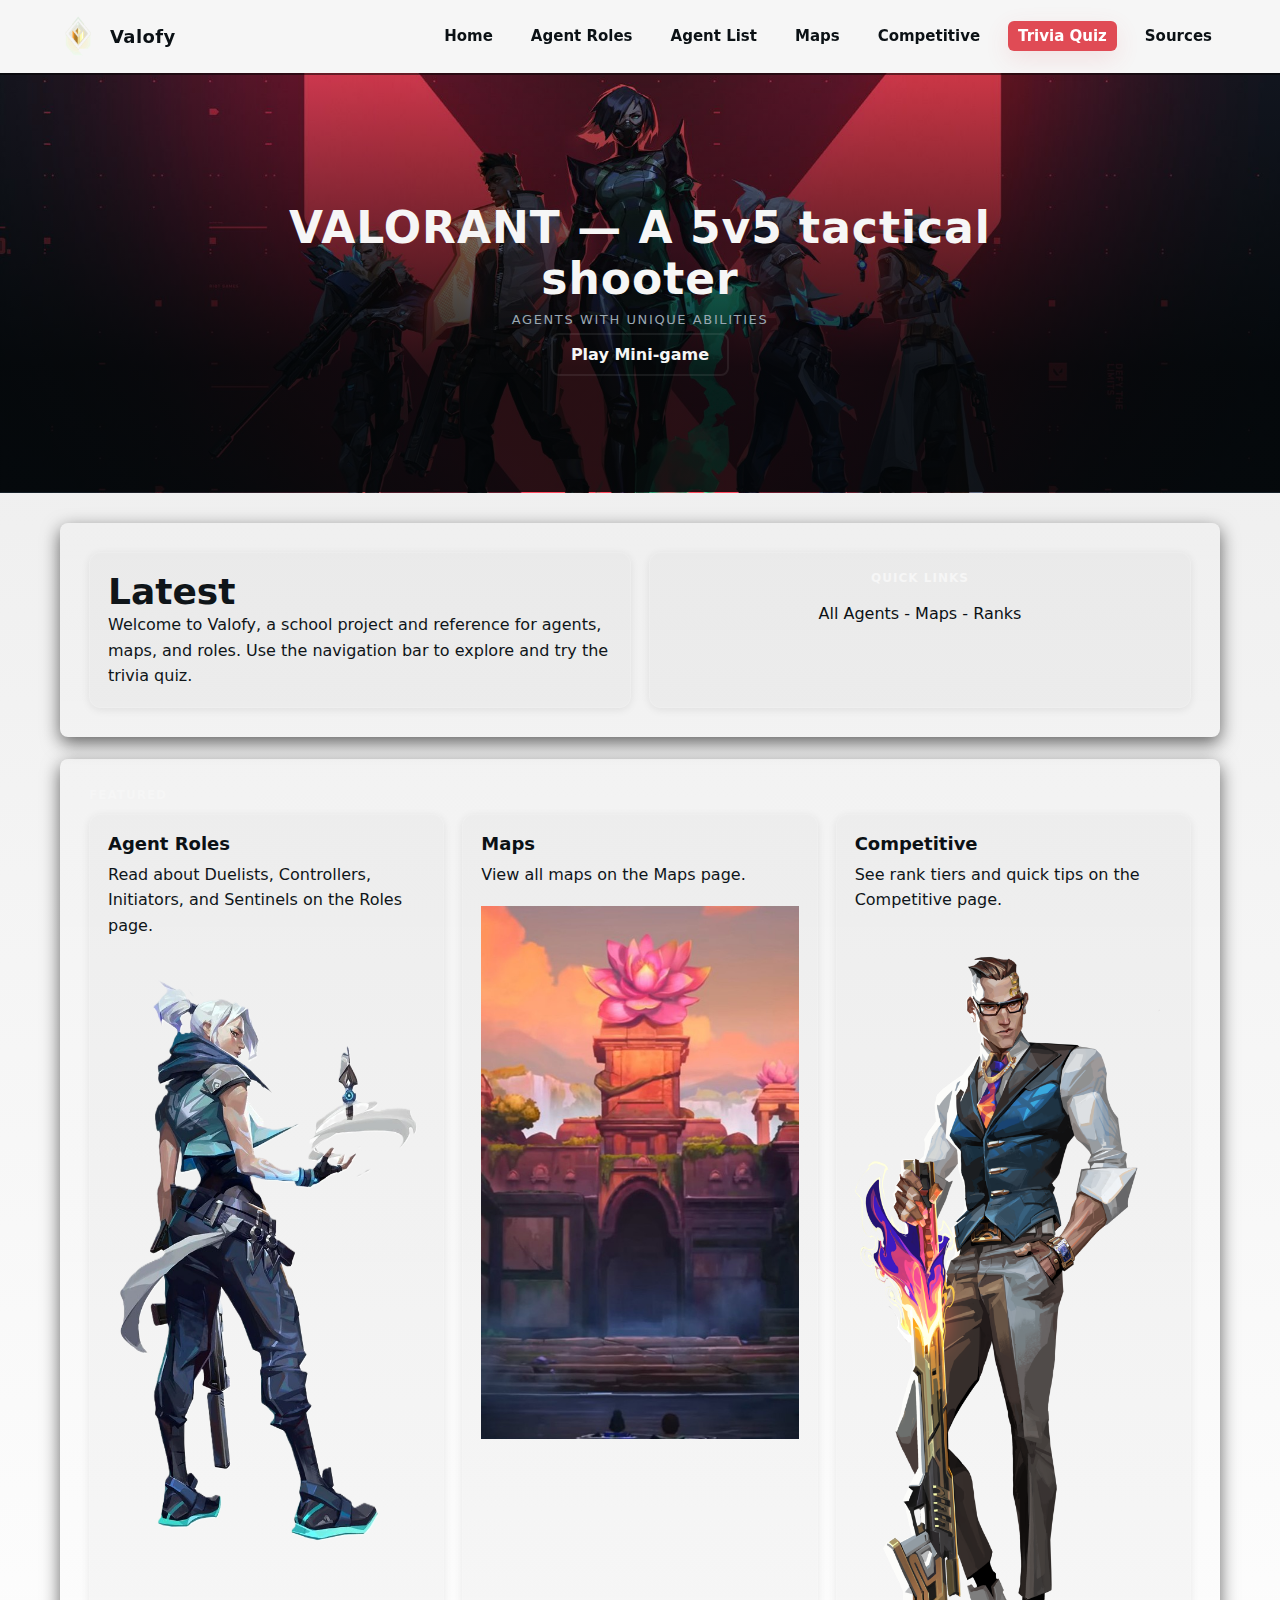
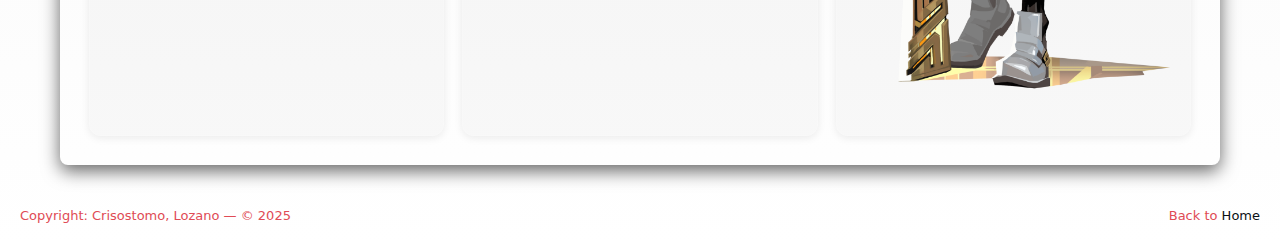
<file: public/index.html>
<!doctype html>
<html lang="en">
<head>
  <meta charset="utf-8" />
  <meta name="viewport" content="width=device-width,initial-scale=1" />
  <meta name="description" content="Valofy — school project and reference site inspired by Valorant. Agents, maps, roles, ranks and a trivia mini-game." />
  <meta name="keywords" content="Valorant, agents, maps, roles, ranks, quiz, fan site" />
  <meta name="author" content="Imanuel Crisostomo, Martin Jayrald Lozano" />
  <meta name="theme-color" content="#0b1115" />

  <title>Valofy — Home</title>

  <!-- Favicon -->
  <link rel="icon" type="image/png" href="/assets/Logo.png">

  <!-- External CSS -->
  <link rel="stylesheet" href="styles.css">
  <!-- External JS (mobile nav helper; quiz included here but only used on mini-game page) -->
  <script defer src="script.js"></script>
</head>
<body>
  <!-- Header & Navigation bar -->
  <header class="header">
    <div class="header-inner container">
      <div class="brand">
        <img src="/assets/Logo.png" alt="Valofy logo" width="40" height="40">
        <h1>Valofy</h1>
      </div>

      <!-- Navigation links -->
      <nav id="mainnav" class="nav" aria-label="Main navigation">
        <a href="index.html">Home</a>
        <a href="roles.html">Agent Roles</a>
        <a href="agents.html">Agent List</a>
        <a href="maps.html">Maps</a>
        <a href="competitive.html">Competitive</a>
        <a href="mini-game.html" class="js">Trivia Quiz</a>
        <a href="sources.html">Sources</a>
      </nav>
    </div>
  </header>

  <!-- intro to home page -->
  <main>
    <section class="hero" style="background-image:url('/assets/Valorant.jpg');">
      <div class="hero-inner">
        <h2>VALORANT — A 5v5 tactical shooter</h2>
        <p class="kicker">Agents with unique abilities</p>
        <a class="play-btn" href="mini-game.html">Play Mini-game</a>
      </div>
    </section>

    <div class="container">
      <section class="panel">
        <div class="grid-index">
          <div>
            <h3 class="large-title">Latest</h3>
            <p class="lead">Welcome to Valofy, a school project and reference for agents, maps, and roles. Use the navigation bar to explore and try the trivia quiz.</p>
          </div>
          <div class="center">
            <h3 class="kicker">Quick Links</h3>
            <br>
            <p><a href="agents.html"> All Agents  </a>
            <a href="maps.html">- Maps </a>
            <a href="competitive.html">- Ranks</a></p>
          </div>
        </div>
      </section>

      <section class="panel">
        <h3 class="kicker">Featured</h3>
        <div class="grid-index" style="margin-top:12px;">
          <div class="card">
            <h3>Agent Roles</h3>
                <p class="lead">Read about Duelists, Controllers, Initiators, and Sentinels on the Roles page.</p><br>
                <a href="/assets/Jett.png"><img src="/assets/Jett.png"></a>
            </div>
          <div class="card">
            <h3>Maps</h3>
                <p class="lead">View all maps on the Maps page.</p><br>
                <a href="/assets/Lotus.jpg"><img src="/assets/Lotus.jpg"></a>
            </div>
          <div class="card"><h3>Competitive</h3>
                <p class="lead">See rank tiers and quick tips on the Competitive page.</p><br>
                <a href="/assets/chamber.png"><img src="/assets/chamber.png"></a>
        </div>
      </section>
    </div>
  </main>

  <!-- footer with link leading back to home page  -->
  <footer class="footer">
    <div class="small">Copyright: Crisostomo, Lozano — &copy 2025</div>
    <div class="citation">
        <div class="small">Back to <a href="index.html">Home</a></div>
    </div>
  </footer>
</body>
</html>
</file>
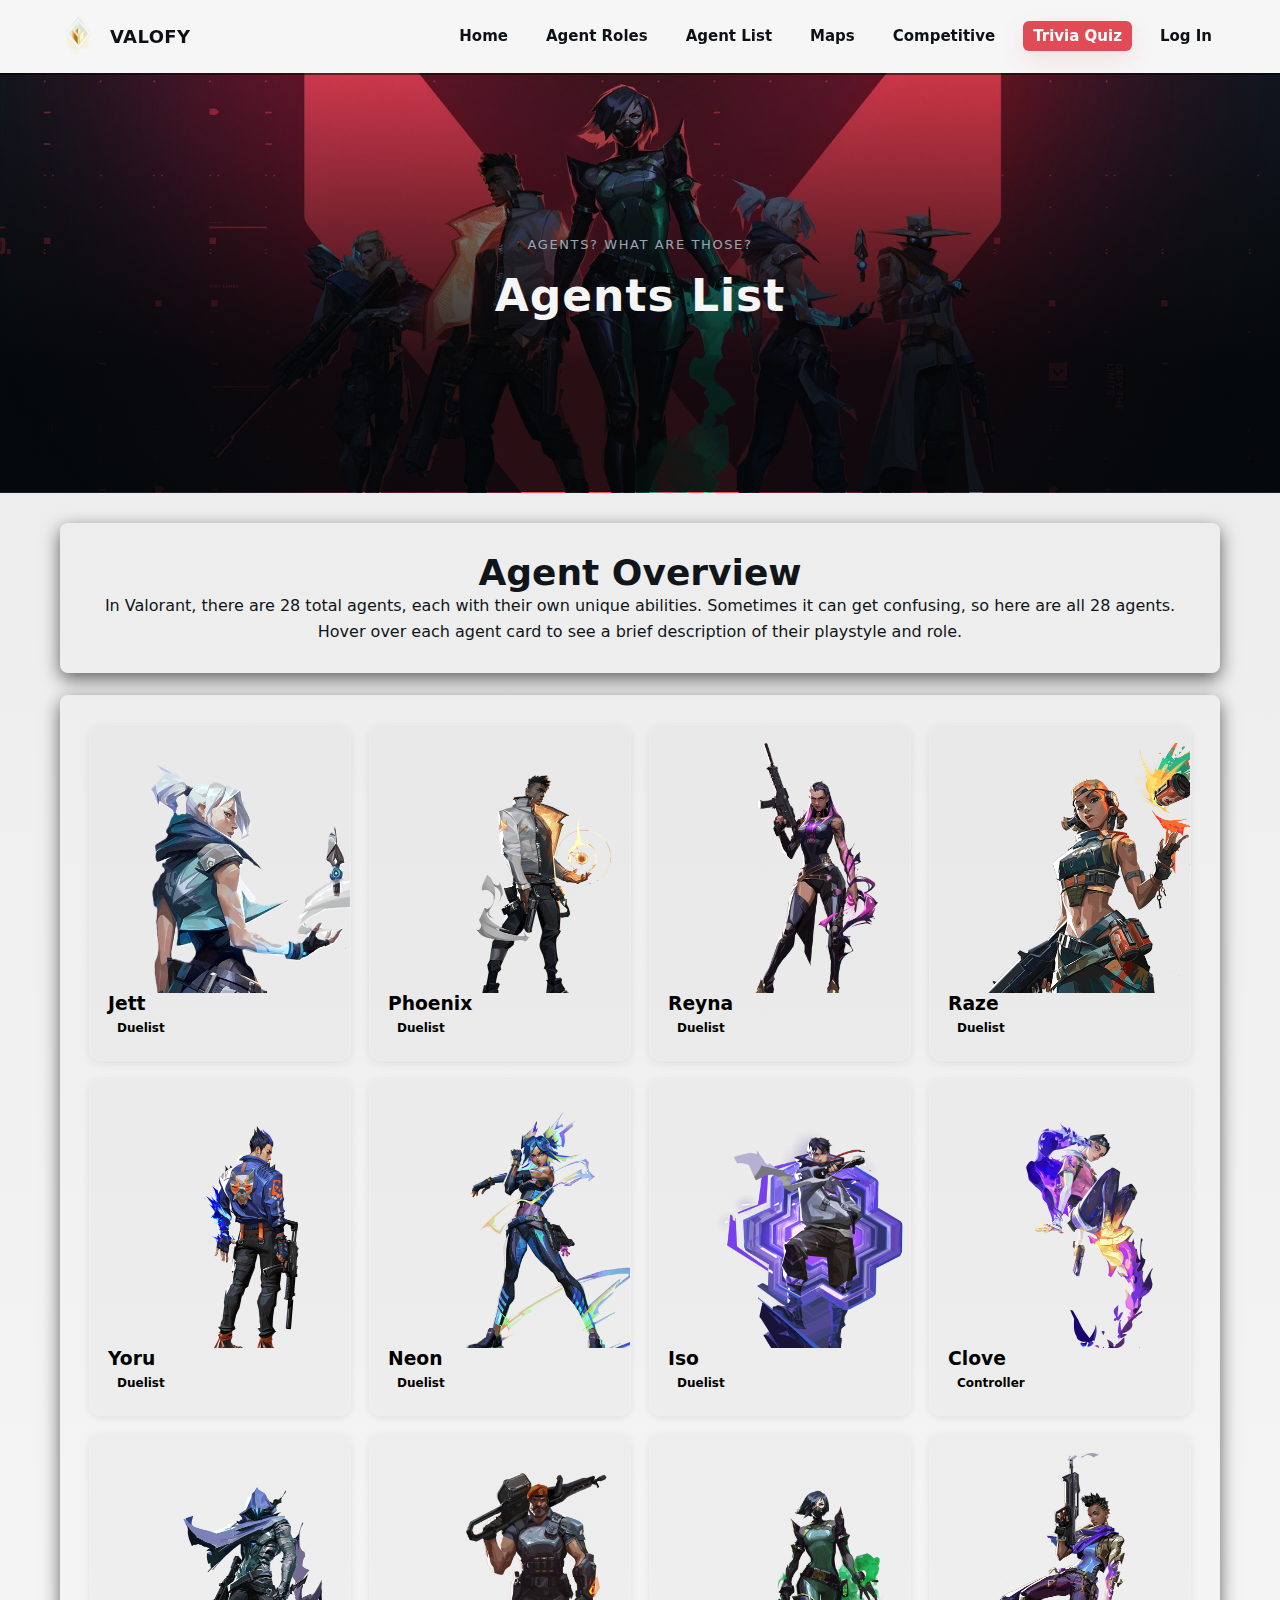
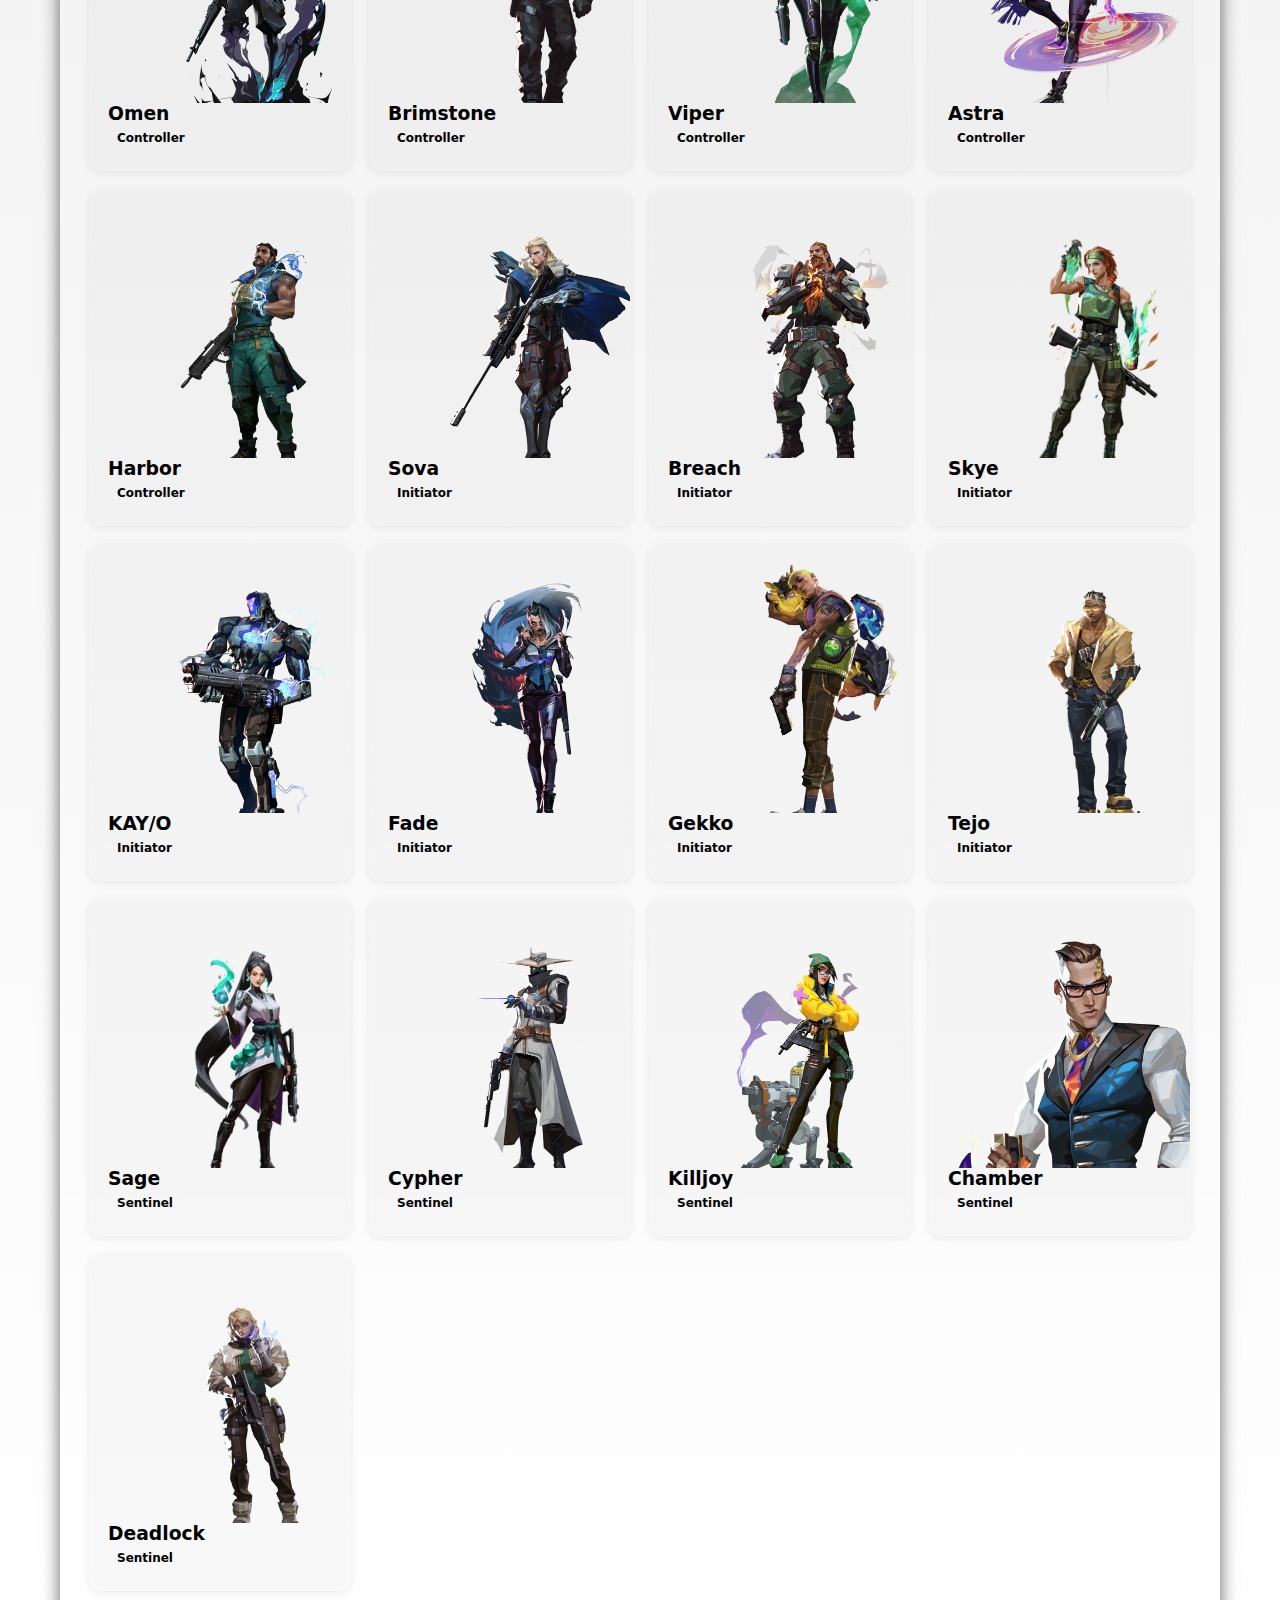
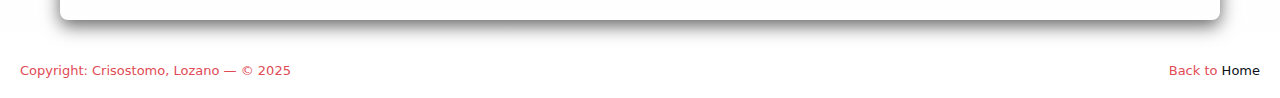
<file: public/agents.html>
<!DOCTYPE html>
<html lang="en">
<head>
  <!-- Required meta tags -->
  <meta charset="UTF-8">
  <meta name="viewport" content="width=device-width, initial-scale=1.0">
  <meta name="description" content="Complete list of all 28 VALORANT agents categorized by role.">

  <title>Valofy — Agents</title>

  <!-- Favicon -->
  <link rel="icon" type="image/png" href="assets/Logo.png">

  <!-- External stylesheet -->
  <link rel="stylesheet" href="styles.css">
</head>

<body>

  <!-- Header / Navigation -->
  <header class="header">
    <div class="header-inner container">
      <div class="brand">
        <img src="assets/Logo.png" alt="Valofy logo" width="40" height="40">
        <h1>VALOFY</h1>
      </div>

      <!-- Navigation links -->
      <nav id="mainnav" class="nav" aria-label="Main navigation">
        <a href="index.html">Home</a>
        <a href="roles.html">Agent Roles</a>
        <a href="agents.html">Agent List</a>
        <a href="maps.html">Maps</a>
        <a href="competitive.html">Competitive</a>
        <a href="mini-game.html" class="js">Trivia Quiz</a>
        <a href="login.html">Log In</a>
      </nav>
    </div>
  </header>


  <!-- Hero Section -->
  <section class="hero" style="background-image: url('assets/Valorant.jpg');">
    <div class="hero-inner">
      <p class="kicker">Agents? What are those?</p>
      <h2>Agents List</h2>   
    </div>
  </section>

  <!-- Main Content -->
  <main class="container">

    <div class="panel">
      <h3 class="large-title center">Agent Overview</h3>
      <p class="lead center">
        In Valorant, there are 28 total agents, each with their own unique abilities. 
        Sometimes it can get confusing, so here are all 28 agents. Hover over each agent card to see a brief description of their playstyle and role.
      </p>
    </div>

    <!-- agent grid -->
    <div class="panel">
      <div class="grid-index">

        <!-- agent cards -->
        <div class="card2">
          <div class="img-wrapper">
            <img src="assets/Jett.png" alt="Jett">
          </div>
          <h3>Jett</h3>
          <span class="role-badge">Duelist</span>
          <p class="small">
            Agile fighter who excels at entry fragging using speed and vertical mobility.
          </p>
        </div>

        <div class="card2">
  <div class="img-wrapper">
    <img src="assets/Phoenix.png" alt="Phoenix">
  </div>
  <h3>Phoenix</h3>
  <span class="role-badge">Duelist</span>
  <p class="small">
    Self-sustaining duelist who uses fire abilities to heal himself and control fights.
  </p>
</div>

<div class="card2">
  <div class="img-wrapper">
    <img src="assets/Reyna.png" alt="Reyna">
  </div>
  <h3>Reyna</h3>
  <span class="role-badge">Duelist</span>
  <p class="small">
    Aggressive snowball duelist who thrives on eliminations to power her abilities.
  </p>
</div>

<div class="card2">
  <div class="img-wrapper">
    <img src="assets/Raze.png" alt="Raze">
  </div>
  <h3>Raze</h3>
  <span class="role-badge">Duelist</span>
  <p class="small">
    Explosive duelist specializing in area damage and chaotic entry plays.
  </p>
</div>

<div class="card2">
  <div class="img-wrapper">
    <img src="assets/Yoru.png" alt="Yoru">
  </div>
  <h3>Yoru</h3>
  <span class="role-badge">Duelist</span>
  <p class="small">
    Stealthy duelist who uses deception and teleportation to outplay enemies.
  </p>
</div>

<div class="card2">
  <div class="img-wrapper">
    <img src="assets/Neon.png" alt="Neon">
  </div>
  <h3>Neon</h3>
  <span class="role-badge">Duelist</span>
  <p class="small">
    High-speed duelist who overwhelms opponents with lightning-fast movement.
  </p>
</div>

<div class="card2">
  <div class="img-wrapper">
    <img src="assets/Iso.png" alt="Iso">
  </div>
  <h3>Iso</h3>
  <span class="role-badge">Duelist</span>
  <p class="small">
    Precision duelist who isolates enemies and thrives in controlled duels.
  </p>
</div>

<div class="card2">
  <div class="img-wrapper">
    <img src="assets/Clove.png" alt="Clove">
  </div>
  <h3>Clove</h3>
  <span class="role-badge">Controller</span>
  <p class="small">
    Aggressive controller who can continue supporting the team even after being eliminated.
  </p>
</div>

<div class="card2">
  <div class="img-wrapper">
    <img src="assets/Omen.png" alt="Omen">
  </div>
  <h3>Omen</h3>
  <span class="role-badge">Controller</span>
  <p class="small">
    Tactical smoker capable of teleporting and blocking enemy vision.
  </p>
</div>

<div class="card2">
  <div class="img-wrapper">
    <img src="assets/Brimstone.png" alt="Brimstone">
  </div>
  <h3>Brimstone</h3>
  <span class="role-badge">Controller</span>
  <p class="small">
    Strategic controller who uses orbital smokes and area denial tools.
  </p>
</div>

<div class="card2">
  <div class="img-wrapper">
    <img src="assets/Viper.png" alt="Viper">
  </div>
  <h3>Viper</h3>
  <span class="role-badge">Controller</span>
  <p class="small">
    Toxic controller who dominates areas with poison-based utility.
  </p>
</div>

<div class="card2">
  <div class="img-wrapper">
    <img src="assets/Astra.png" alt="Astra">
  </div>
  <h3>Astra</h3>
  <span class="role-badge">Controller</span>
  <p class="small">
    Cosmic controller who manipulates the battlefield using global star placements.
  </p>
</div>

<div class="card2">
  <div class="img-wrapper">
    <img src="assets/Harbor.png" alt="Harbor">
  </div>
  <h3>Harbor</h3>
  <span class="role-badge">Controller</span>
  <p class="small">
    Water-based controller who blocks sightlines with flowing barriers.
  </p>
</div>

<div class="card2">
  <div class="img-wrapper">
    <img src="assets/Sova.png" alt="Sova">
  </div>
  <h3>Sova</h3>
  <span class="role-badge">Initiator</span>
  <p class="small">
    Recon specialist who gathers intel using scouting tools and tracking arrows.
  </p>
</div>

<div class="card2">
  <div class="img-wrapper">
    <img src="assets/Breach.png" alt="Breach">
  </div>
  <h3>Breach</h3>
  <span class="role-badge">Initiator</span>
  <p class="small">
    Aggressive initiator who disrupts enemies with powerful concussive blasts.
  </p>
</div>

<div class="card2">
  <div class="img-wrapper">
    <img src="assets/Skye.png" alt="Skye">
  </div>
  <h3>Skye</h3>
  <span class="role-badge">Initiator</span>
  <p class="small">
    Support initiator who uses wildlife abilities to gather intel and heal teammates.
  </p>
</div>

<div class="card2">
  <div class="img-wrapper">
    <img src="assets/KAYO.png" alt="KAY/O">
  </div>
  <h3>KAY/O</h3>
  <span class="role-badge">Initiator</span>
  <p class="small">
    Suppression-based initiator who disables enemy abilities.
  </p>
</div>

<div class="card2">
  <div class="img-wrapper">
    <img src="assets/Fade.png" alt="Fade">
  </div>
  <h3>Fade</h3>
  <span class="role-badge">Initiator</span>
  <p class="small">
    Fear-based initiator who tracks and hunts enemies using nightmare abilities.
  </p>
</div>

<div class="card2">
  <div class="img-wrapper">
    <img src="assets/Gekko.png" alt="Gekko">
  </div>
  <h3>Gekko</h3>
  <span class="role-badge">Initiator</span>
  <p class="small">
    Creature-controlling initiator who deploys companions for utility and disruption.
  </p>
</div>

<div class="card2">
  <div class="img-wrapper">
    <img src="assets/Tejo.png" alt="Tejo">
  </div>
  <h3>Tejo</h3>
  <span class="role-badge">Initiator</span>
  <p class="small">
    Tactical initiator who uses advanced tech to reveal and pressure opponents.
  </p>
</div>

<div class="card2">
  <div class="img-wrapper">
    <img src="assets/Sage.png" alt="Sage">
  </div>
  <h3>Sage</h3>
  <span class="role-badge">Sentinel</span>
  <p class="small">
    Defensive support agent capable of healing and reviving teammates.
  </p>
</div>

<div class="card2">
  <div class="img-wrapper">
    <img src="assets/Cypher.png" alt="Cypher">
  </div>
  <h3>Cypher</h3>
  <span class="role-badge">Sentinel</span>
  <p class="small">
    Surveillance sentinel who locks down sites with traps and cameras.
  </p>
</div>

<div class="card2">
  <div class="img-wrapper">
    <img src="assets/Killjoy.png" alt="Killjoy">
  </div>
  <h3>Killjoy</h3>
  <span class="role-badge">Sentinel</span>
  <p class="small">
    Tech-savvy sentinel who defends areas using automated gadgets.
  </p>
</div>

<div class="card2">
  <div class="img-wrapper">
    <img src="assets/chamber.png" alt="Chamber">
  </div>
  <h3>Chamber</h3>
  <span class="role-badge">Sentinel</span>
  <p class="small">
    Weapon-focused sentinel who excels at precision and map control.
  </p>
</div>

<div class="card2">
  <div class="img-wrapper">
    <img src="assets/Deadlock.png" alt="Deadlock">
  </div>
  <h3>Deadlock</h3>
  <span class="role-badge">Sentinel</span>
  <p class="small">
    Defensive sentinel who restricts enemy movement with high-tech barriers.
  </p>
</div>

      </div>
    </div>

  </main>

  <!-- Footer -->
  <footer class="footer">
    <div class="small">Copyright: Crisostomo, Lozano — &copy 2025</div>
    <div class="citation">
        <div class="small">Back to <a href="index.html">Home</a></div>
    </div>
  </footer>

</body>
</html>
</file>
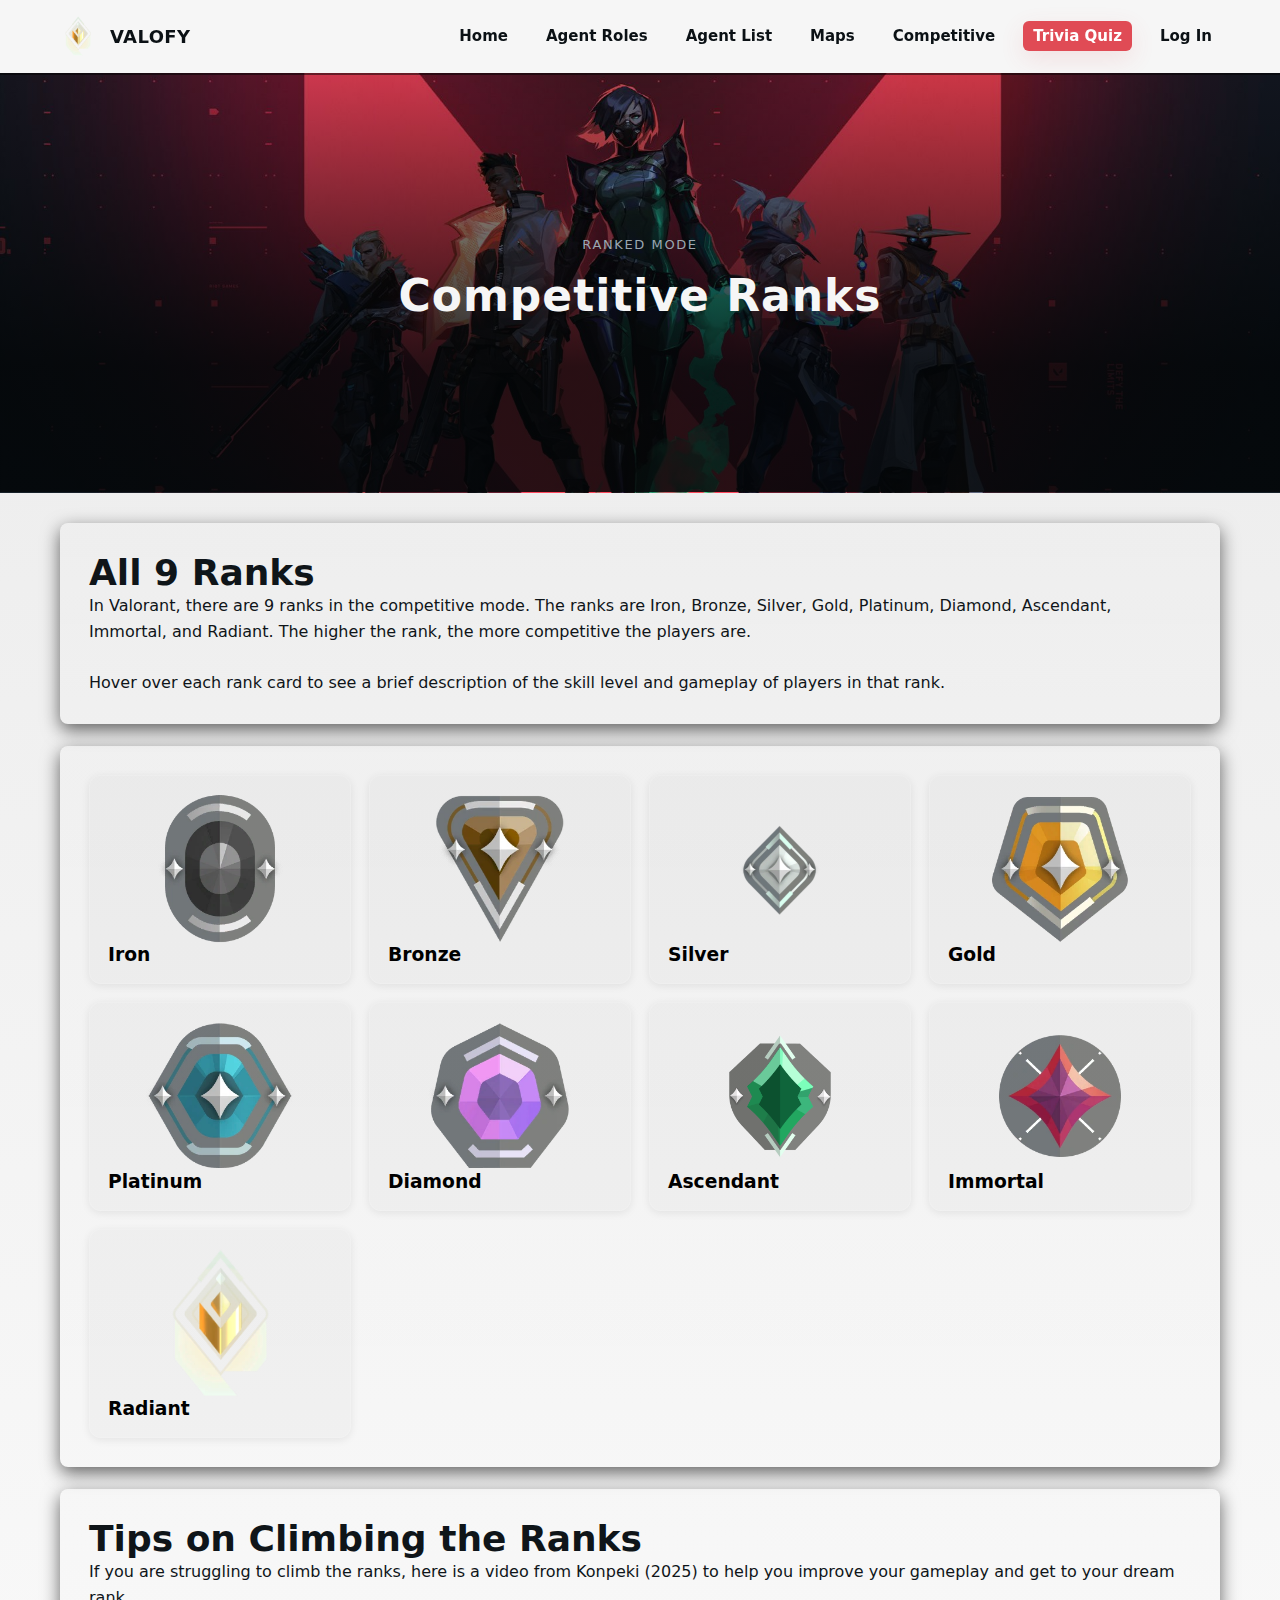
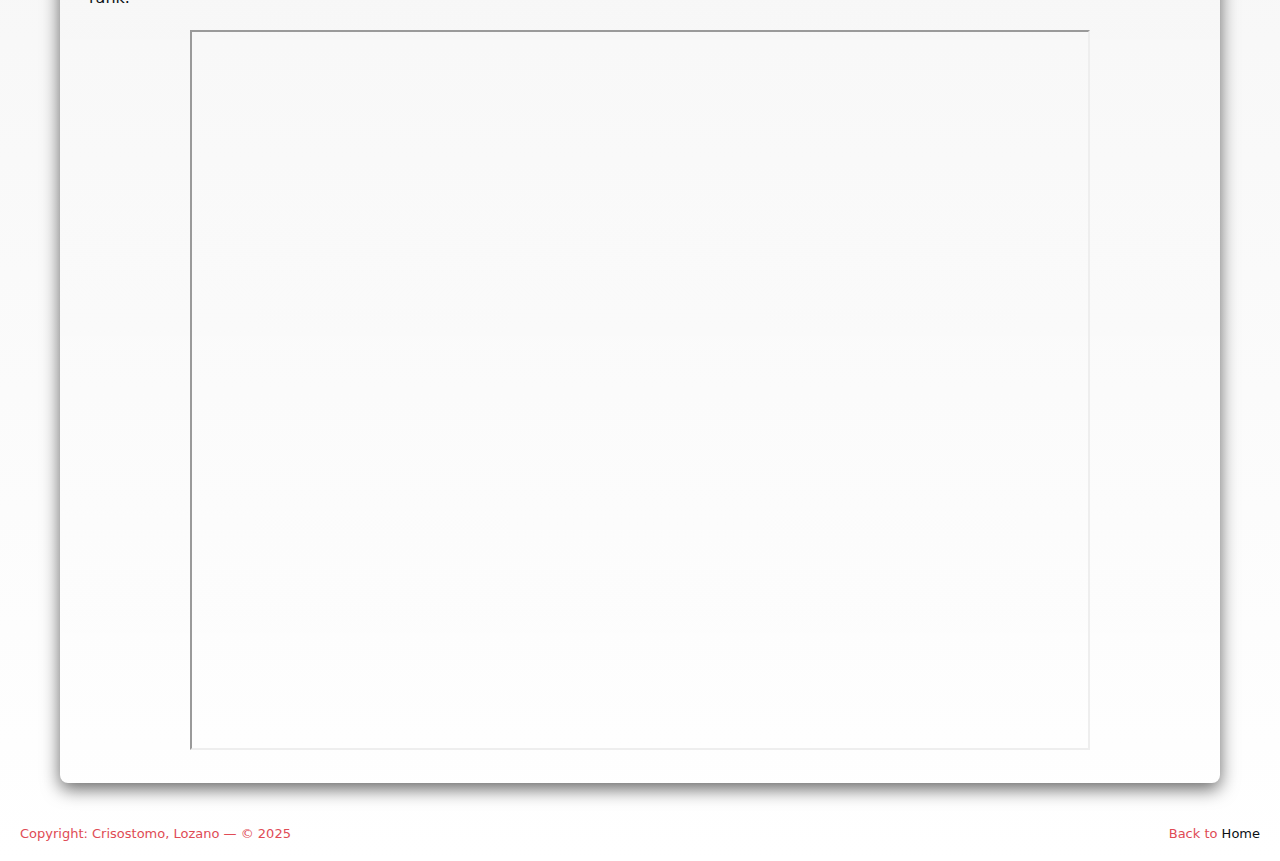
<file: public/competitive.html>
<!DOCTYPE html>
<html lang="en">
<head>
  <!-- Required meta tags -->
  <meta charset="UTF-8">
  <meta name="viewport" content="width=device-width, initial-scale=1.0">
  <meta name="description" content="VALORANT competitive ranks from Iron to Radiant.">

  <title>Valofy — Home</title>

  <!-- Favicon -->
  <link rel="icon" type="image/png" href="assets/Logo.png">

  <!-- External stylesheet -->
  <link rel="stylesheet" href="styles.css">
</head>

<body>

  <!-- Header / Navigation -->
  <header class="header">
    <div class="header-inner container">
      <div class="brand">
        <img src="assets/Logo.png" alt="Valofy logo" width="40" height="40">
        <h1>VALOFY</h1>
      </div>

      <!-- Navigation links -->
      <nav id="mainnav" class="nav" aria-label="Main navigation">
        <a href="index.html">Home</a>
        <a href="roles.html">Agent Roles</a>
        <a href="agents.html">Agent List</a>
        <a href="maps.html">Maps</a>
        <a href="competitive.html">Competitive</a>
        <a href="mini-game.html" class="js">Trivia Quiz</a>
        <a href="login.html">Log In</a>
      </nav>
    </div>
  </header>

  <!-- Ranks -->
  <section class="hero" style="background-image: url('assets/Valorant.jpg');">
    <div class="hero-inner">
      <p class="kicker">Ranked Mode</p>
      <h2>Competitive Ranks</h2>
    </div>
  </section>

  <main class="container">

    <div class="panel">
      <h3 class="large-title">All 9 Ranks</h3>
      <p class="lead">
        In Valorant, there are 9 ranks in the competitive mode. 
        The ranks are Iron, Bronze, Silver, Gold, Platinum, Diamond, Ascendant, Immortal, and Radiant. 
        The higher the rank, the more competitive the players are. <br><br>
        Hover over each rank card to see a brief description of the skill level and gameplay of players in that rank.
    </div>

    <div class="panel">
      <div class="grid-index">

<div class="card2">
  <div class="img-wrapper2">
    <img src="assets/Iron.webp" alt="Iron">
  </div>
  <h3>Iron</h3>
  <p class="small">
    Entry-level rank where players are still learning core mechanics and map fundamentals.
  </p>
</div>

<div class="card2">
  <div class="img-wrapper2">
    <img src="assets/Bronze.webp" alt="Bronze">
  </div>
  <h3>Bronze</h3>
  <p class="small">
    Players begin improving aim and basic teamwork but consistency is still developing.
  </p>
</div>

<div class="card2">
  <div class="img-wrapper2">
    <img src="assets/Silver.webp" alt="Silver">
  </div>
  <h3>Silver</h3>
  <p class="small">
    More structured gameplay with better aim and improved understanding of strategies.
  </p>
</div>

<div class="card2">
  <div class="img-wrapper2">
    <img src="assets/Gold.webp" alt="Gold">
  </div>
  <h3>Gold</h3>
  <p class="small">
    Solid mechanical skills and game sense, though decision-making can still be inconsistent.
  </p>
</div>

<div class="card2">
  <div class="img-wrapper2">
    <img src="assets/Platinum.webp" alt="Platinum">
  </div>
  <h3>Platinum</h3>
  <p class="small">
    Strong aim and teamwork with a deeper understanding of map control and utility usage.
  </p>
</div>

<div class="card2">
  <div class="img-wrapper2">
    <img src="assets/Diamond.webp" alt="Diamond">
  </div>
  <h3>Diamond</h3>
  <p class="small">
    Highly skilled players with refined mechanics, positioning, and coordinated strategies.
  </p>
</div>

<div class="card2">
  <div class="img-wrapper2">
    <img src="assets/Ascendant.png" alt="Ascendant">
  </div>
  <h3>Ascendant</h3>
  <p class="small">
    Advanced competitive tier bridging elite players and the highest levels of ranked play.
  </p>
</div>

<div class="card2">
  <div class="img-wrapper2">
    <img src="assets/Immortal.webp" alt="Immortal">
  </div>
  <h3>Immortal</h3>
  <p class="small">
    Top-tier players with exceptional mechanics, strong communication, and elite consistency.
  </p>
</div>

<div class="card2">
  <div class="img-wrapper2">
    <img src="assets/Radiant.webp" alt="Radiant">
  </div>
  <h3>Radiant</h3>
  <p class="small">
    The highest rank in VALORANT, reserved for the absolute best players in each region.
  </p>
</div>

      </div>
    </div>

    <div class="panel">
    <h3 class="large-title">Tips on Climbing the Ranks</h3>
      <p class="lead">
        If you are struggling to climb the ranks, here is a video from Konpeki (2025) to help you improve your gameplay and get to your dream rank.
      </p><br>

      <center><iframe width="900" height="720" src="https://www.youtube.com/embed/DY6EYg4AJCg"></iframe></center>

    </div>

  </main>



  <footer class="footer">
    <div class="small">Copyright: Crisostomo, Lozano — &copy 2025</div>
    <div class="citation">
        <div class="small">Back to <a href="index.html">Home</a></div>
    </div>
  </footer>

</body>
</html>
</file>
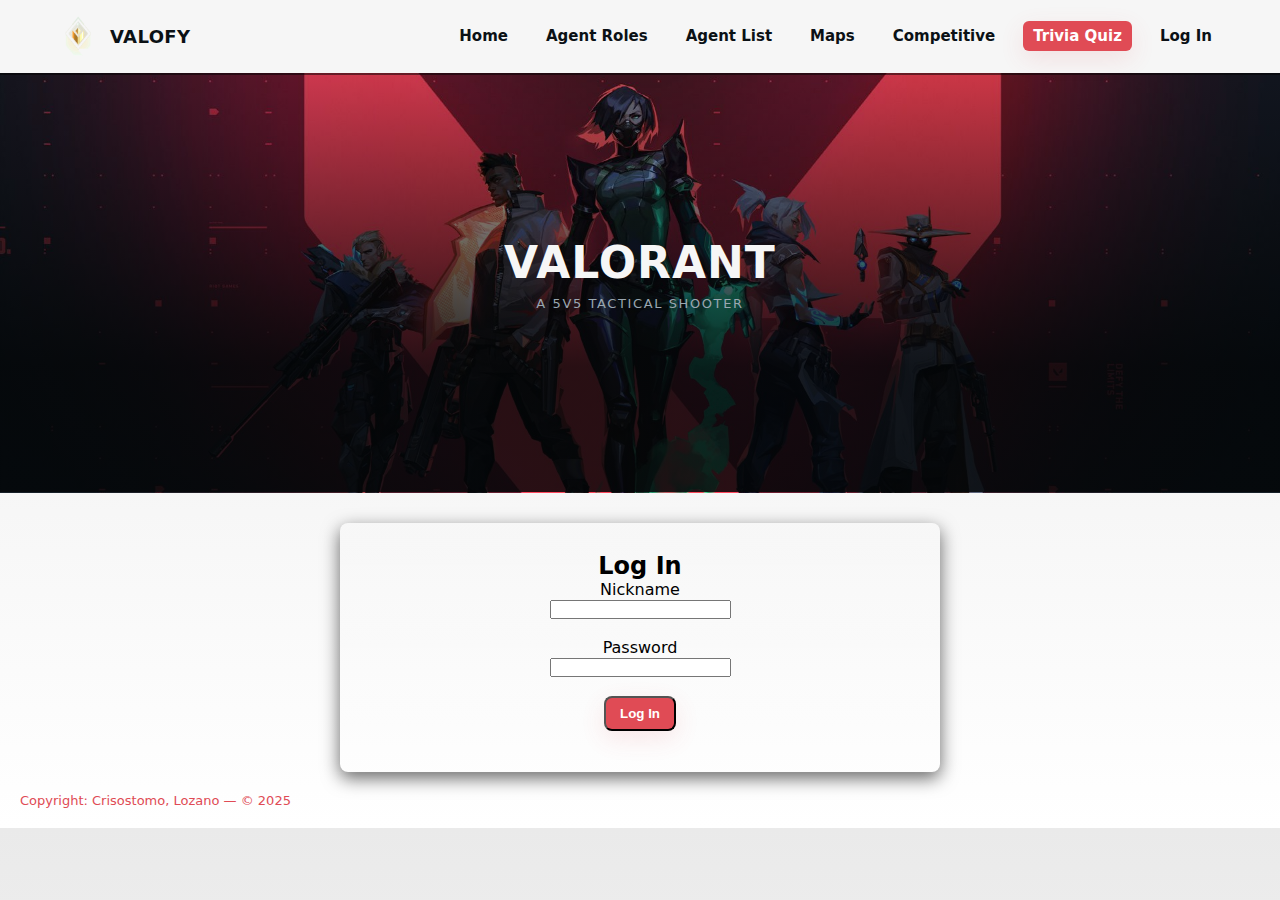
<file: public/login.html>
<!DOCTYPE html>
<html lang="en">
<head>
  <meta charset="UTF-8">
  <meta name="viewport" content="width=device-width, initial-scale=1.0">
  <meta name="description" content="Login to Valofy to personalize your experience.">
  <title>Valofy — Log In</title>

    <!-- Favicon -->
  <link rel="icon" type="image/png" href="assets/Logo.png">

  <!-- External CSS -->
  <link rel="stylesheet" href="styles.css">

</head>
<body>
  <header class="header">
    <div class="header-inner container">
      <div class="brand">
        <img src="assets/Logo.png" alt="Valofy logo" width="40" height="40">
        <h1>VALOFY</h1>
      </div>
      <nav class="nav" aria-label="Main navigation">
        <a href="index.html">Home</a>
        <a href="roles.html">Agent Roles</a>
        <a href="agents.html">Agent List</a>
        <a href="maps.html">Maps</a>
        <a href="competitive.html">Competitive</a>
        <a href="mini-game.html" class="js">Trivia Quiz</a>
        <a href="login.html">Log In</a>
      </nav>
    </div>
  </header>

  <main>
    <section class="hero" style="background-image:url('assets/Valorant.jpg');">
      <div class="hero-inner">
        <h2>VALORANT</h2>
        <p class="kicker">A 5v5 tactical shooter</p>
      </div>
    </section>

    <section class="container">
      <section class="panel" style="max-width:600px;margin:auto;text-align:center;">
        <h2 style="color: black;">Log In</h2>
        <form id="loginForm">
          <label for="nickname" style="color:black">Nickname</label><br>
          <input type="text" id="nickname" required style="color: gray;"><br><br>
          <label for="password" style="color:black">Password</label><br>
          <input type="password" id="password" required style="color: gray;"><br><br>
          <button type="submit" class="js" style="background:var(--accent)">Log In</button>
        </form>
        <div id="loginMessage" style="margin-top:12px;color:#f55;"></div>
      </section>
    </section>
  </main>

  <footer class="footer">
    <div class="small">Copyright: Crisostomo, Lozano — &copy 2025</div>
  </footer>

  <script>
    const form = document.getElementById('loginForm');
    const message = document.getElementById('loginMessage');

    form.addEventListener('submit', function(e){
      e.preventDefault();
      const nickname = document.getElementById('nickname').value.trim();
      const password = document.getElementById('password').value;

      if(nickname && password){
        // Save to localStorage
        localStorage.setItem('nickname', nickname);
        localStorage.setItem('password', password);
        message.style.color = 'lime';
        message.textContent = `Welcome, ${nickname}! Redirecting...`;
        setTimeout(()=>{ window.location.href = 'index.html'; }, 1000);
      } else {
        message.style.color = '#f55';
        message.textContent = 'Please fill in both fields.';
      }
    });
  </script>
</body>
</html>
</file>
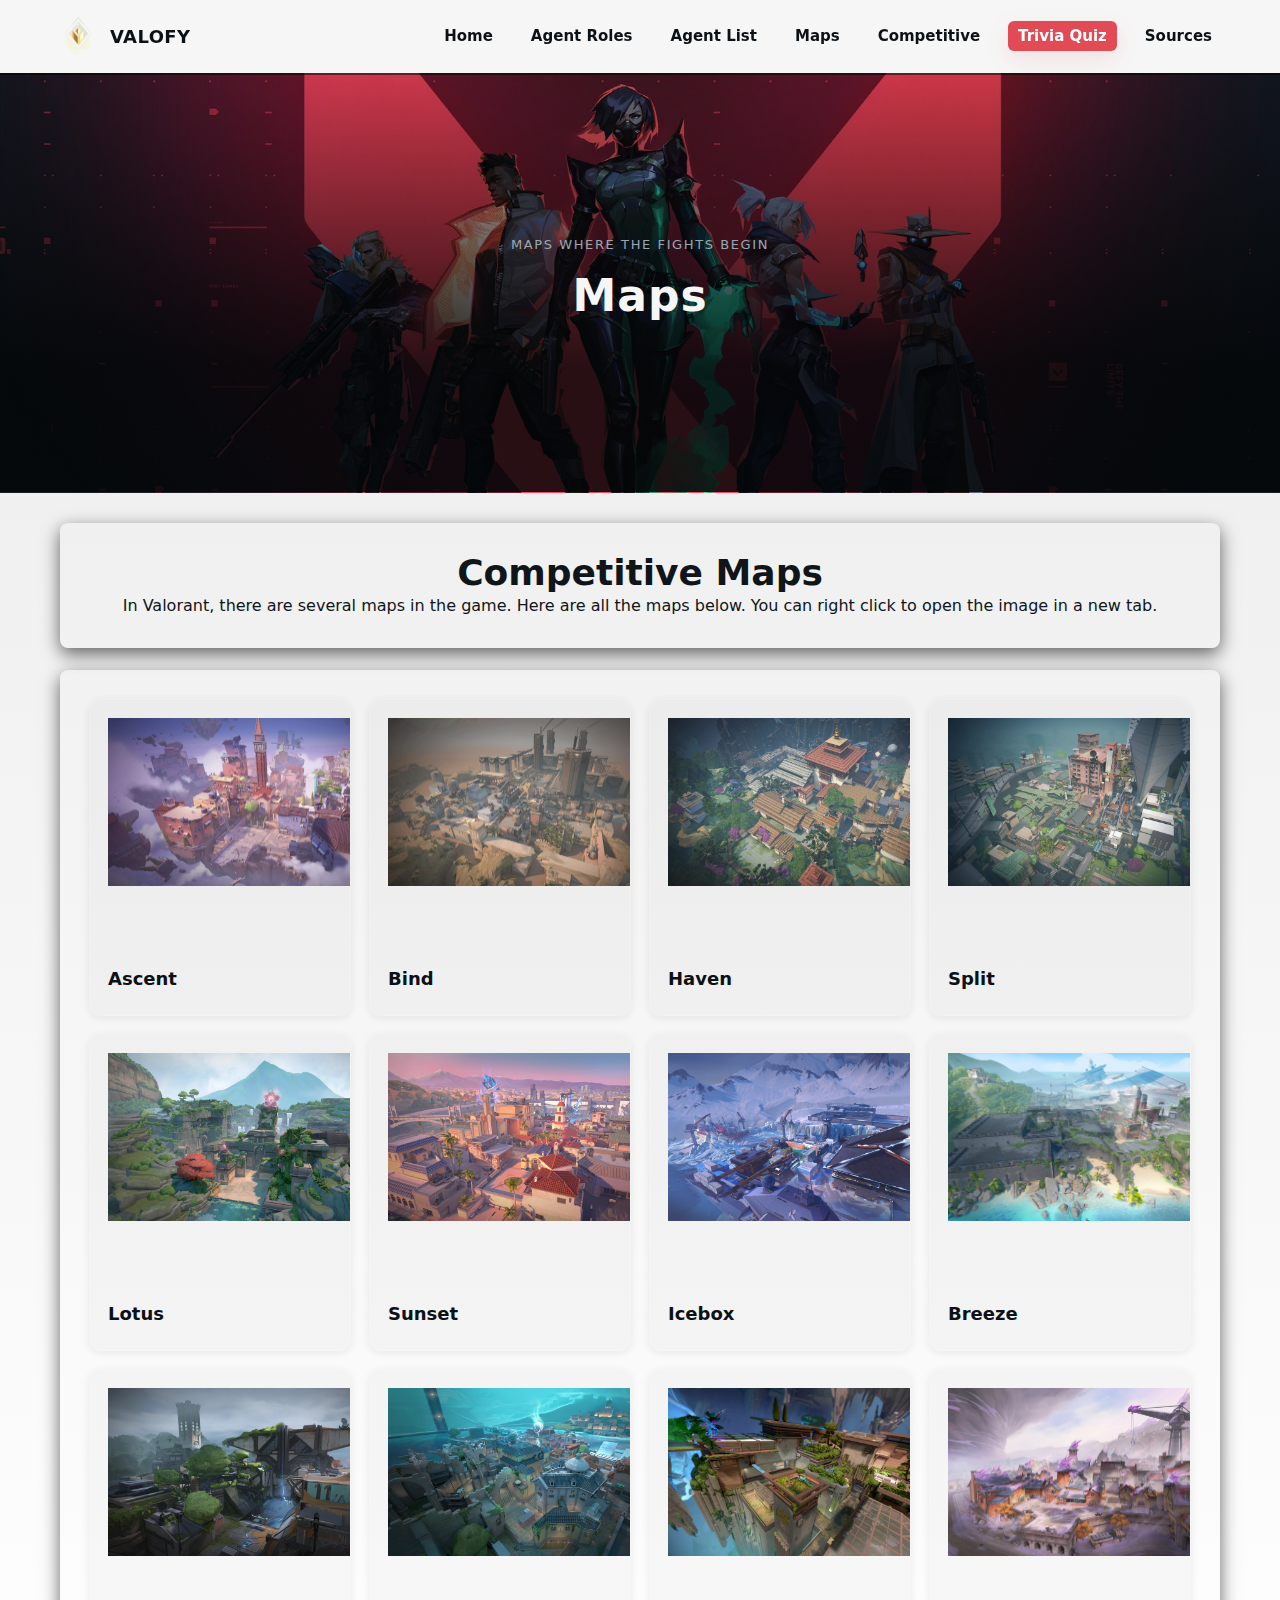
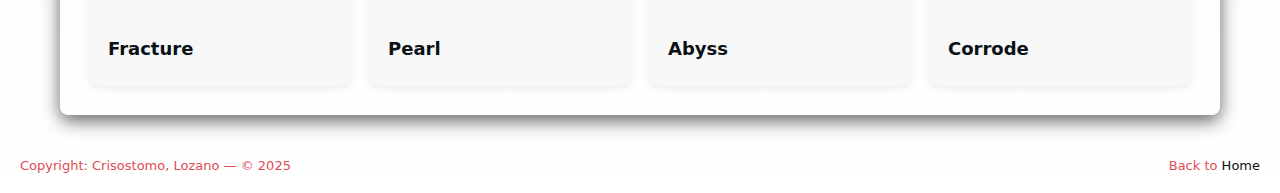
<file: public/maps.html>
<!DOCTYPE html>
<html lang="en">
<head>
  <!-- Required meta tags -->
  <meta charset="UTF-8">
  <meta name="viewport" content="width=device-width, initial-scale=1.0">
  <meta name="description" content="All VALORANT maps including competitive and non-competitive maps.">

  <title>Valofy — Maps</title>

  <!-- Favicon -->
  <link rel="icon" type="image/png" href="assets/Logo.png">

  <!-- External stylesheet -->
  <link rel="stylesheet" href="styles.css">
</head>

<body>

  <!-- Header / Navigation -->
  <header class="header">
    <div class="header-inner container">
      <div class="brand">
        <img src="assets/Logo.png" alt="Valofy logo" width="40" height="40">
        <h1>VALOFY</h1>
      </div>

      <!-- Navigation links -->
      <nav id="mainnav" class="nav" aria-label="Main navigation">
        <a href="index.html">Home</a>
        <a href="roles.html">Agent Roles</a>
        <a href="agents.html">Agent List</a>
        <a href="maps.html">Maps</a>
        <a href="competitive.html">Competitive</a>
        <a href="mini-game.html" class="js">Trivia Quiz</a>
        <a href="sources.html">Sources</a>
      </nav>
    </div>
  </header>

  <!-- Hero Section -->
  <section class="hero" style="background-image: url('assets/Valorant.jpg');">
    <div class="hero-inner">
      <p class="kicker">Maps where the fights begin</p>
      <h2>Maps</h2>
    </div>
  </section>

  <main class="container">

    <div class="panel">
      <h3 class="large-title center">Competitive Maps</h3>
      <p class="lead center">
        In Valorant, there are several maps in the game. Here are all the maps below. You can right click to open the image in a new tab.
      </p>


    </div>

    <div class="panel">
    
      <div class="grid-index">

        <!-- Competitive Maps -->
        <div class="card">
  <div class="img-wrapper">
    <img src="assets/Ascent.webp" alt="Ascent">
  </div>
  <h3>Ascent</h3>
</div>

<div class="card">
  <div class="img-wrapper">
    <img src="assets/Bind.webp" alt="Bind">
  </div>
  <h3>Bind</h3>
</div>

<div class="card">
  <div class="img-wrapper">
    <img src="assets/Haven.webp" alt="Haven">
  </div>
  <h3>Haven</h3>
</div>

<div class="card">
  <div class="img-wrapper">
    <img src="assets/Split.webp" alt="Split">
  </div>
  <h3>Split</h3>
</div>

<div class="card">
  <div class="img-wrapper">
    <img src="assets/Lotus2.webp" alt="Lotus">
  </div>
  <h3>Lotus</h3>
</div>

<div class="card">
  <div class="img-wrapper">
    <img src="assets/Sunset.webp" alt="Sunset">
  </div>
  <h3>Sunset</h3>
</div>

<div class="card">
  <div class="img-wrapper">
    <img src="assets/Icebox.webp" alt="Icebox">
  </div>
  <h3>Icebox</h3>
</div>

<div class="card">
  <div class="img-wrapper">
    <img src="assets/Breeze.webp" alt="Breeze">
  </div>
  <h3>Breeze</h3>
</div>

<div class="card">
  <div class="img-wrapper">
    <img src="assets/Fracture.webp" alt="Fracture">
  </div>
  <h3>Fracture</h3>
</div>

<div class="card">
  <div class="img-wrapper">
    <img src="assets/Pearl.webp" alt="Pearl">
  </div>
  <h3>Pearl</h3>
</div>

<div class="card">
  <div class="img-wrapper">
    <img src="assets/Abyss.jpg" alt="Abyss">
  </div>
  <h3>Abyss</h3>
</div>

<div class="card">
  <div class="img-wrapper">
    <img src="assets/Corrode.webp" alt="Corrode">
  </div>
  <h3>Corrode</h3>
</div>

      </div>
    </div> 

  </main>

  <footer class="footer">
    <div class="small">Copyright: Crisostomo, Lozano — &copy 2025</div>
    <div class="citation">
        <div class="small">Back to <a href="index.html">Home</a></div>
    </div>
  </footer>

</body>
</html>
</file>
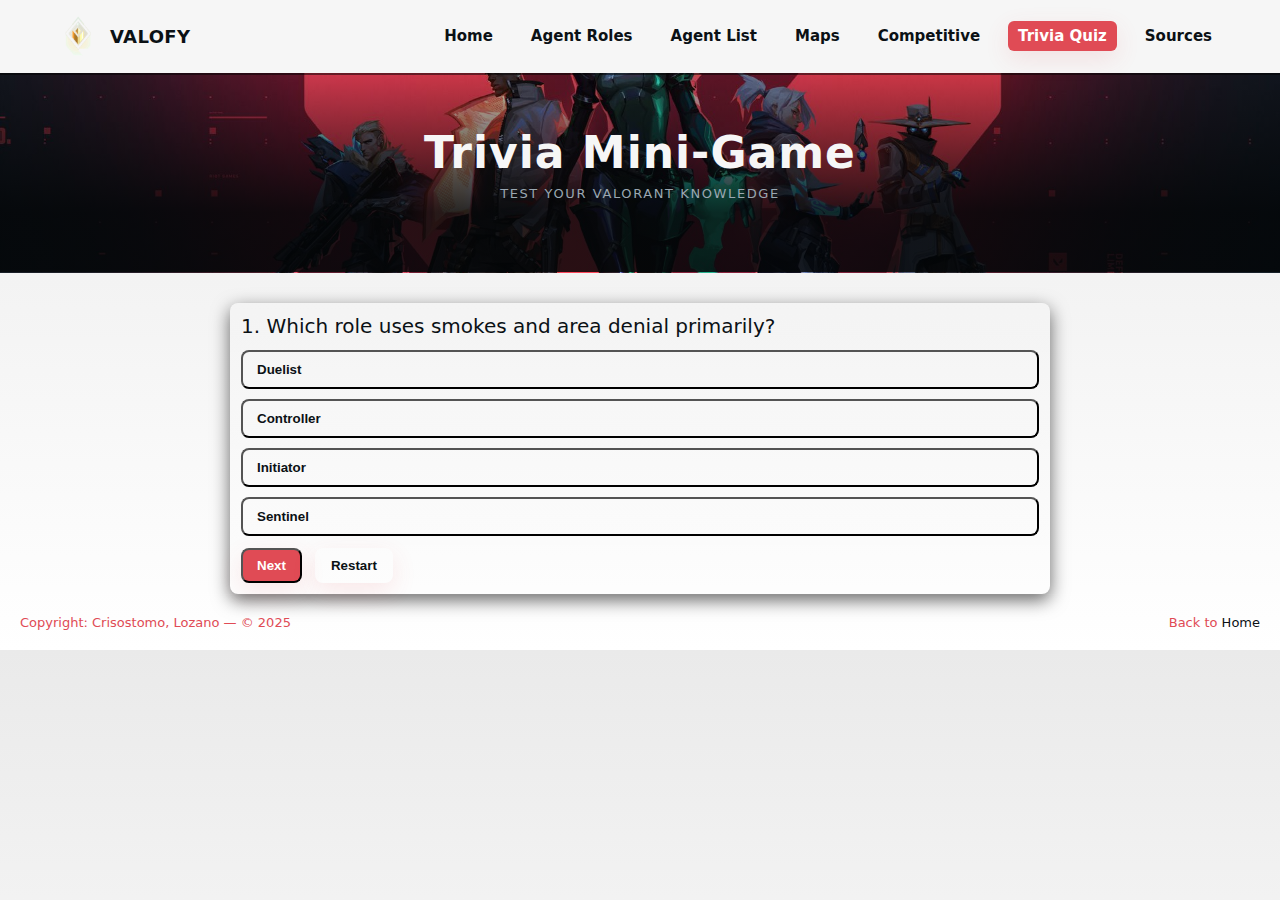
<file: public/mini-game.html>
<!doctype html>
<html>
<head>
  <meta charset="utf-8" /><meta name="viewport" content="width=device-width,initial-scale=1" />
  <meta name="description" content="Mini trivia quiz" />
  <meta name="keywords" content="quiz, trivia, valorant, mini-game" />
  <meta name="author" content="Imanuel Crisostomo, MJ Lozano" />
  <meta name="theme-color" content="#0b1115" />

  <title>Mini-Game — Valorant Trivia</title>
  <link rel="icon" type="image/png" href="/mnt/data/5341e31d-3831-4588-968b-e5bcf50d42bd.png">
  <link rel="stylesheet" href="styles.css">
  <link rel="icon" type="image/png" href="assets/Logo.png">
  <!-- script.js  -->
  <script defer src="script.js"></script>
</head>
<body>
  <header class="header">
    <div class="header-inner container">
      <div class="brand">
        <img src="assets/Logo.png" alt="Valofy logo" width="40" height="40">
        <h1>VALOFY</h1>
      </div>

      <!-- Navigation links -->
      <nav id="mainnav" class="nav" aria-label="Main navigation">
        <a href="index.html">Home</a>
        <a href="roles.html">Agent Roles</a>
        <a href="agents.html">Agent List</a>
        <a href="maps.html">Maps</a>
        <a href="competitive.html">Competitive</a>
        <a href="mini-game.html" class="js">Trivia Quiz</a>
        <a href="sources.html">Sources</a>
      </nav>
    </div>
  </header>

  <main>
    <section class="hero" style="background-image:url('assets/Valorant.jpg');height:200px">
      <div class="hero-inner"><h2>Trivia Mini-Game</h2><p class="kicker">Test your Valorant knowledge</p></div>
    </section>

    <div class="container">
      <section class="panel quiz-box">
        <!-- quiz ui -->
        <div id="quiz">
          <div id="question" class="question">Question will appear here</div>
          <div id="answers" class="answers"></div>
          <div class="result" id="result" aria-live="polite"></div>
          <div style="margin-top:12px;">
            <button id="next" class="js" style="background:var(--accent)">Next</button>
            <button id="restart" class="js" style="background:transparent;border:2px solid rgba(255,255,255,0.06);margin-left:8px">Restart</button>
          </div>
        </div>
      </section>
    </div>
  </main>

  <footer class="footer">
    <div class="small">Copyright: Crisostomo, Lozano — &copy 2025</div>
    <div class="citation">
        <div class="small">Back to <a href="index.html">Home</a></div>
    </div>
  </footer>

  <!-- Initialize the quiz -->
  <script>
    document.addEventListener('DOMContentLoaded', function(){
      // init the quiz on this page
      if(typeof ValorantQuiz !== 'undefined' && ValorantQuiz.init){
        ValorantQuiz.init();
      }
    });
  </script>
</body>
</html>
</file>
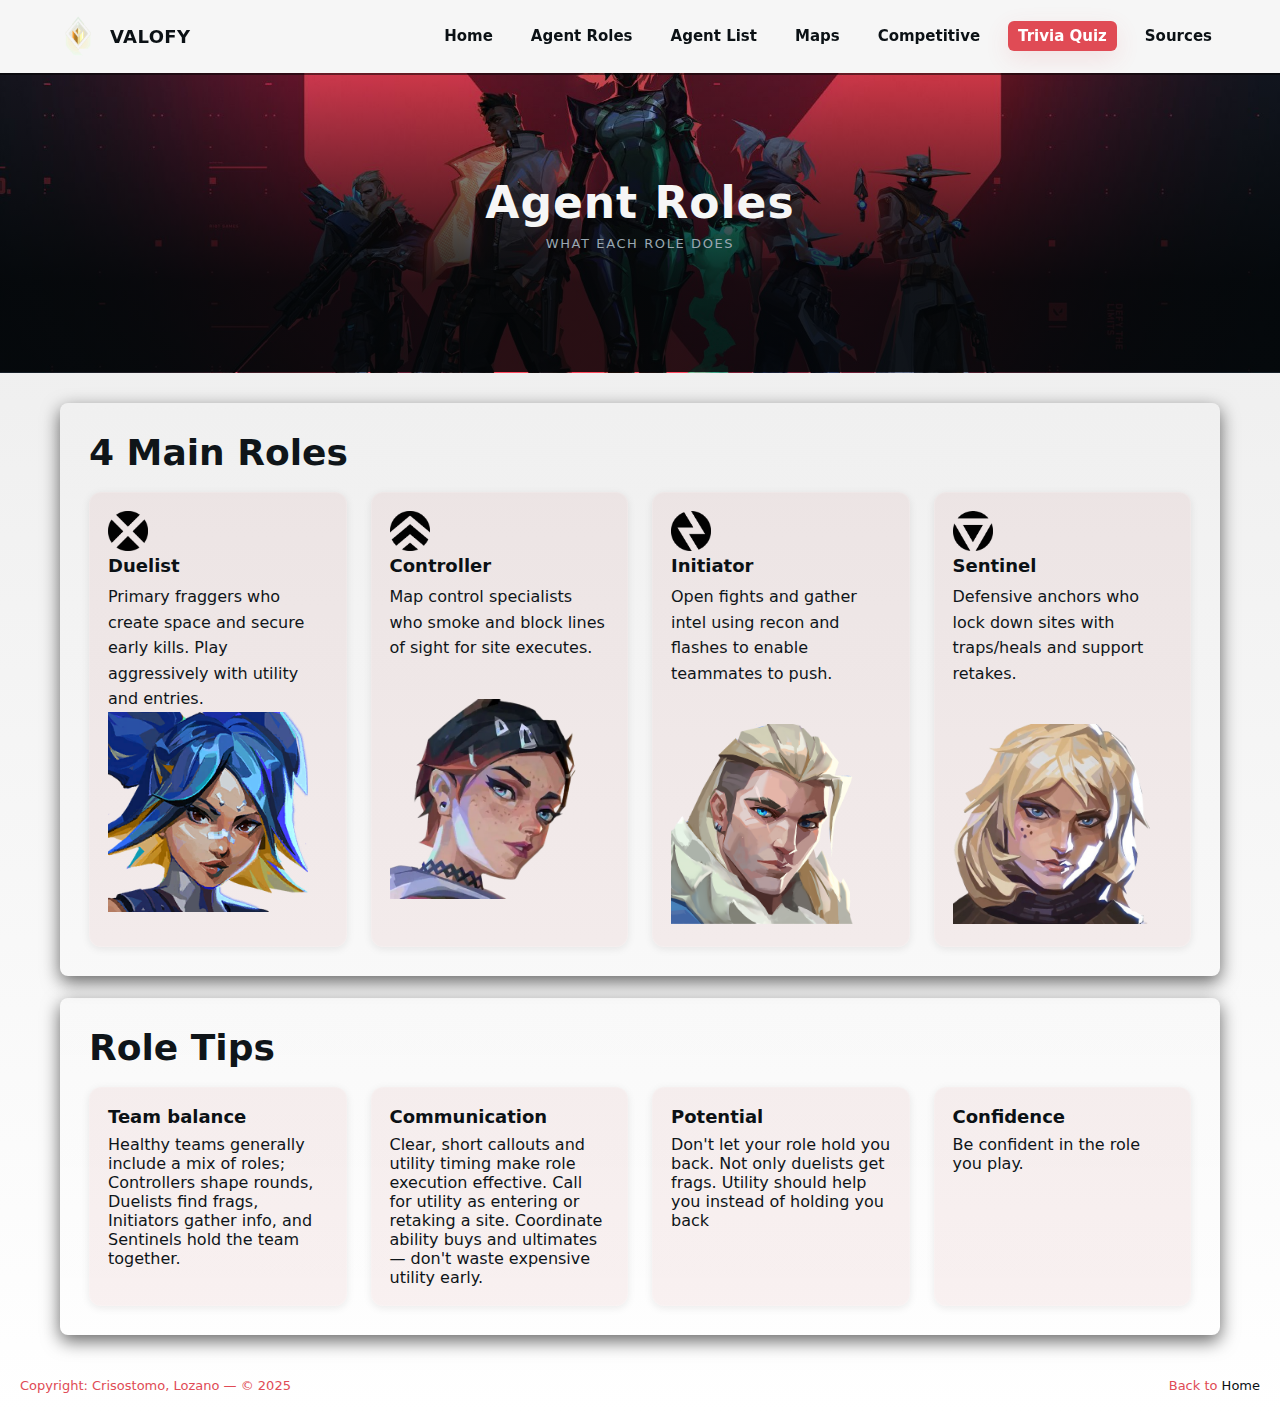
<file: public/roles.html>
<!doctype html>
<html lang="en">
<head>
  <meta charset="utf-8" />
  <meta name="viewport" content="width=device-width,initial-scale=1" />
  <meta name="description" content="Agent Roles: Duelist, Controller, Initiator, Sentinel — how to play each role." />
  <meta name="keywords" content="duelist, controller, initiator, sentinel, valorant roles" />
  <meta name="author" content="Imanuel Crisostomo, MJ Lozano" />
  <meta name="theme-color" content="#0b1115" />

  <title>Agent Roles — Valofy</title>
  <link rel="icon" type="image/png" href="/assets/Logo.png">
  <link rel="stylesheet" href="styles.css">
  <script defer src="script.js"></script>
</head>
<body>
    <header class="header">
        <div class="header-inner container">
        <div class="brand">
        <img src="/assets/Logo.png" alt="Valofy logo" width="40" height="40">
        <h1>VALOFY</h1>
      </div>

    <!-- Navigation links -->
      <nav id="mainnav" class="nav" aria-label="Main navigation">
        <a href="index.html">Home</a>
        <a href="roles.html">Agent Roles</a>
        <a href="agents.html">Agent List</a>
        <a href="maps.html">Maps</a>
        <a href="competitive.html">Competitive</a>
        <a href="mini-game.html" class="js">Trivia Quiz</a>
        <a href="sources.html">Sources</a>
      </nav>
    </div>
  </header>

  <main>
    <section class="hero" style="background-image:url('/assets/Valorant.jpg');height:300px">
      <div class="hero-inner"><h2>Agent Roles</h2><p class="kicker">What each role does</p></div>
    </section>

    <div class="container">
      <section class="panel">
      <h3 class="large-title">4 Main Roles</h3><br>

  <div class="grid-roles">

    <div class="card">
      <img src="/assets/DuelistClassSymbol.png" width="40" height="40" alt="Duelist Icon">
      <h3>Duelist</h3>
      <p class="lead">Primary fraggers who create space and secure early kills. Play aggressively with utility and entries.</p>
      <!-- DUELIST IMAGE - NEON --> <img src="/assets/NeonHeadshot.png" height="200" alt="SiXSevEn" class="card-img-bottom">
    </div>


    <div class="card">
      <img src="/assets/ControllerClassSymbol.png" width="40" height="40" alt="Controller Icon">
      <h3>Controller</h3>
      <p class="lead">Map control specialists who smoke and block lines of sight for site executes.</p>
      <!-- CONTROLLER IMAGE - CLOVE --> <br></br> <img src="/assets/CloveHeadshot.png" height="200" alt="SiXSevEnFoUrONe" class="card-img-bottom">
    </div>

    <div class="card">
      <img src="/assets/InitiatorClassSymbol.png" width="40" height="40" alt="Initiator Icon">
      <h3>Initiator</h3>
      <p class="lead">Open fights and gather intel using recon and flashes to enable teammates to push.</p>
      <!-- INITIATOR IMAGE - SOVA --> <br></br> <img src="/assets/SovaHeadshot.png" height="200" alt="SiXSevEnFoUrONe" class="card-img-bottom">
    </div>

    <div class="card">
      <img src="/assets/SentinelClassSymbol.png" width="40" height="40" alt="Sentinel Icon">
      <h3>Sentinel</h3>
      <p class="lead">Defensive anchors who lock down sites with traps/heals and support retakes.</p>
      <!-- SENTINEL IMAGE - DEADLOCK --> <br></br> <img src="/assets/DeadlockHeadshot.png" height="200" alt="SiXSevEnFoUrONe" class="card-img-bottom">
    </div>

  </div>
</section>


      <section class="panel">
        <h3 class="large-title">Role Tips</h3><br>
        <div class="grid-roles">
          <div class="card"><h3>Team balance</h3><p>Healthy teams generally include a mix of roles; Controllers shape rounds, Duelists find frags, Initiators gather info, and Sentinels hold the team together.</p></div>
          <div class="card"><h3>Communication</h3><p>Clear, short callouts and utility timing make role execution effective. Call for utility as entering or retaking a site. Coordinate ability buys and ultimates — don't waste expensive utility early.</p></div>
          <div class="card"><h3>Potential</h3><p>Don't let your role hold you back. Not only duelists get frags. Utility should help you instead of holding you back</p></div>
          <div class="card"><h3>Confidence</h3><p>Be confident in the role you play.</p></div>
        </div>
      </section>
    </div>
  </main>

  <footer class="footer">
    <div class="small">Copyright: Crisostomo, Lozano — &copy 2025</div>
    <div class="citation">
        <div class="small">Back to <a href="index.html">Home</a></div>
    </div>
  </footer>
</body>
</html>
</file>
<file: public/styles.css>
/* theme color vars */
:root {
  --bg: #0b1115;
  --panel: #0f1519;
  --muted: #9aa7b1;
  --accent: #e04b55;
  --white: #f6f6f6;
  --glass: rgba(255, 255, 255, 0.03);
  --maxw: 1200px;
  --nav-h: 72px;
  --shadow: 0 6px 18px rgba(0, 0, 0, 0.6);
}

/* style for everything main */
* { box-sizing: border-box; margin: 0; padding: 0; }

body {
  background: linear-gradient(180deg, #eaeaea 0%, #ffffff 100%);
  color: var(--white);
  font-family: system-ui, sans-serif;
}

a { 
    color: var(--bg);
    text-decoration: none; 
}

/* sir why does my github prefire the h4.lead a things SIR I TYPED ONE
h AND IT SHOWS ME THIS ALREADY - iman */
h4.lead a {
    color: var(--accent);
    text-decoration: none; 
}

h4.lead a:hover {
    text-decoration: underline; 
}

.container {
  max-width: var(--maxw);
  margin: 0 auto;
  padding: 0 20px;
}

/* header and navigation bar */
.header {
  background: var(--white);
  color: var(--bg);
  position: sticky;
  top: 0;
  z-index: 60;
  border-bottom: 1px solid var(--glass);
  box-shadow: 0 2px 0 rgba(0, 0, 0, 0.5);
}

.header-inner {
  height: var(--nav-h);
  display: flex;
  align-items: center;
  justify-content: space-between;
  padding: 0 18px;
}

.brand {
  display: flex;
  align-items: center;
  gap: 12px;
}

.brand h1 {
  font-size: 18px;
  font-weight: 700;
  letter-spacing: 0.4px;
}

.nav {
  display: flex;
  gap: 18px;
}

.nav a {
  padding: 6px 10px;
  border-radius: 6px;
  font-weight: 600;
  font-size: 15px;
}

.nav a:hover {
  text-decoration: underline;

}

.js {
  background: var(--accent);
  padding: 8px 14px;
  border-radius: 8px;
  font-weight: 700;
  color: rgb(255, 255, 255);
  box-shadow: 0 8px 24px rgba(224, 75, 85, 0.12);
}

#restart {
  color: var(--bg);
}

/* agents */
.hero {
  position: relative;
  height: 420px;
  display: flex;
  align-items: center;
  justify-content: center;
  margin-bottom: 30px;
  background-size: cover;
  background-position: center;
  border-bottom: 1px solid var(--glass);
}

.hero::after {
  content: "";
  position: absolute;
  inset: 0;
  background: linear-gradient(180deg, rgba(3,6,8,0.2), rgba(3,6,8,0.85) 70%);
}

.hero .hero-inner {
  text-align: center;
  position: relative;
  z-index: 1;
  padding: 20px;
  max-width: 880px;
}

.hero h2 {
  font-size: 44px;
  font-weight: 900;
  letter-spacing: 1px;
  margin-bottom: 8px;
}

.hero p.kicker {
  color: var(--muted);
  text-transform: uppercase;
  font-size: 13px;
  letter-spacing: 1.6px;
  margin-bottom: 18px;
}

.play-btn {
  background: transparent;
  border: 2px solid rgba(255,255,255,0.08);
  padding: 10px 18px;
  border-radius: 8px;
  font-weight: 800;
  color: var(--white);
}

.play-btn:hover {
  background: var(--glass);
  border-color: var(--accent);
  color: var(--accent);
}

/* panels and grid */
.panel {
  background: linear-gradient(180deg, rgba(255,255,255,0.01), rgba(255,255,255,0));
  padding: 28px;
  border-radius: 8px;
  margin-bottom: 22px;
  border: 1px solid rgba(255,255,255,0.02);
  box-shadow: var(--shadow);
}

.grid-index {
  display: grid;
  gap: 18px;
  grid-template-columns: repeat(auto-fit, minmax(220px, 1fr));
}

.grid-index > div {
  background: rgba(135, 135, 135, 0.05);
  padding: 18px;
  border-radius: 12px;
  border: 1px solid rgba(255, 255, 255, 0.1);
  box-shadow: 0 2px 8px rgba(0,0,0,0.08);
}

.grid-roles {
  display: grid;
  grid-template-columns: repeat(4, 1fr);
  gap: 24px;
  text-align: left;
}

.grid-roles > div {
  background: rgba(148, 0, 0, 0.05);
  padding: 18px;
  border-radius: 12px;
  border: 1px solid rgba(255, 255, 255, 0.1);
  box-shadow: 0 2px 8px rgba(0,0,0,0.08);
}

/* cards and roles */
.card {
  background: rgba(255,255,255,0.02);
  padding: 14px;
  border-radius: 8px;
  border: 1px solid rgba(255,255,255,0.02);
}

.card a img {
  max-width: 100%;
  justify-self: center;
  display: flex;
}

.card h3 {
  color: var(--bg);
  font-size: 18px;
  margin-bottom: 8px;
}

.role-badge {
  display: inline-block;
  padding: 6px 8px;
  border-radius: 999px;
  background: rgba(255,255,255,0.02);
  border: 1px solid rgba(255,255,255,0.02);
  font-size: 12px;
  font-weight: 700;
}

/* maps images */
.map-thumb {
  height: 140px;
  background: #091216;
  border-radius: 6px;
  display: flex;
  align-items: center;
  justify-content: center;
  color: var(--muted);
  font-weight: 700;
}

/* footer of website */
.footer {
  padding: 20px;
  color: var(--accent);
  display: flex;
  justify-content: space-between;
  gap: 20px;
  flex-wrap: wrap;
  border-top: 1px solid rgba(255,255,255,0.04);
}

.small { 
    font-size: 13px; 
}

.kicker {
  font-size: 12px;
  color: var(--white);
  text-transform: uppercase;
  letter-spacing: 1px;
}

.center { text-align: center; }

.large-title { 
  color: var(--panel);
  font-size: 36px; 
  font-weight: 800;
 }

p {
  color: var(--panel);
}

.lead { color: var(--panel); line-height: 1.6; }


/* trivia quiz */
.quiz-box {
  max-width: 820px;
  margin: 0 auto;
  padding: 10px;
  color: var(--panel);
}

.question {
  font-size: 20px;
  margin-bottom: 12px;
  color: var(--bg);
}

.answers {
  display: flex;
  flex-direction: column;
  gap: 10px;
}

.answer-btn {
  padding: 10px 14px;
  border-radius: 8px;
  border: 1px solid rgba(--bg);
  background: transparent;
  color: var(--bg);
  text-align: left;
  font-weight: 600;
}

.answer-btn:hover {
  background: rgba(255,255,255,0.02);
}

.result {
  margin-top: 12px;
  font-weight: 700;
}

/* ui response */
@media (max-width: 880px) {
  .nav { display: none; }
  .hero { height: 320px; }
  .hero h2 { font-size: 32px; }
  .header-inner { padding: 0 12px; }
}
/* Make card positioned */
.card {
  position: relative;
  overflow: hidden;
  transition: transform 0.3s ease;
}

.card:hover {
  transform: translateY(-6px);
}

/* Hide description by default */
/* Make card positioned */
.card2 {
  position: relative;
  overflow: hidden;
  transition: transform 0.3s ease;
}

.card2:hover {
  transform: translateY(-6px);
}

/* Smooth image transition */
.card2 img {
  width: 100%;
  display: block;
  transition: filter 0.3s ease, transform 0.3s ease;
}

/* Blur + slight zoom on hover */
.card2:hover img {
  filter: blur(4px);
  transform: scale(1.05);
}

/* Description overlay */
.card2 .small {
  position: absolute;
  inset: 0;
  display: flex;
  align-items: center;
  justify-content: center;
  text-align: center;
  padding: 20px;
  background: rgba(255, 255, 255, 0.75);
  color: black;

  opacity: 0;
  transition: opacity 0.3s ease;
}

/* Show description */
.card2:hover .small {
  opacity: 1;
} 
.card2 h3,
.card2 .role-badge {
  color: black;
}

.img-wrapper {
  height: 250px;
  width: 300px;
  overflow: hidden;
}

.img-wrapper img {
  width: 100%;
}

.img-wrapper2 {
  height: 150px;
  width: 150px;
  display: flex;
  align-items: center;
  justify-content: center;
  margin: 0 auto; /* centers wrapper inside card */
}

.img-wrapper2 img {
  max-width: 100%;
  max-height: 100%;
  object-fit: contain;
}
</file>
